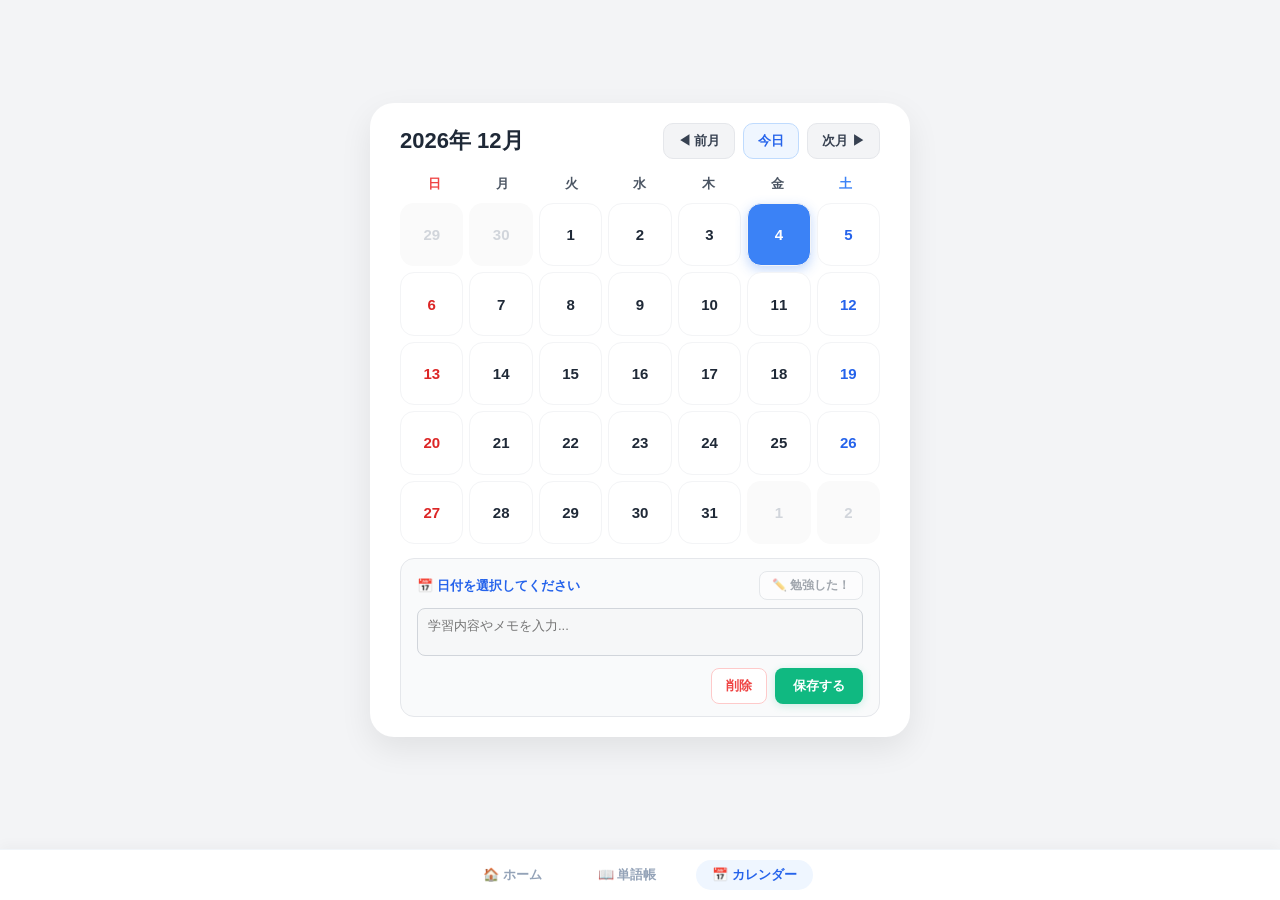
<file: calendar.html>
<!DOCTYPE html>
<html lang="ja">
<head>
    <meta charset="UTF-8">
    <meta name="viewport" content="width=device-width, initial-scale=1.0">
    <title>MemoRise - カレンダー</title>
    <link rel="icon" href="logo-512.png" type="image/png">
    <link rel="stylesheet" href="calendar_css.css" type="text/css">
</head>
<body>

<div class="container">
    <!-- ヘッダー -->
    <div class="top-bar">
        <div class="month-display" id="monthDisplay"></div>
        <div class="nav-actions">
            <button class="btn" onclick="changeMonth(-1)">◀ 前月</button>
            <button class="btn btn-today" onclick="goToday()">今日</button>
            <button class="btn" onclick="changeMonth(1)">次月 ▶</button>
        </div>
    </div>

    <!-- 曜日ヘッダー -->
    <div class="weekdays">
        <div class="weekday sun">日</div>
        <div class="weekday">月</div>
        <div class="weekday">火</div>
        <div class="weekday">水</div>
        <div class="weekday">木</div>
        <div class="weekday">金</div>
        <div class="weekday sat">土</div>
    </div>

    <!-- カレンダー本体 -->
    <div class="days-grid" id="daysGrid"></div>

    <!-- メモ＆学習記録エリア -->
    <div class="memo-section">
        <div class="memo-header">
            <span>📅 <span class="memo-date" id="selectedDateText">日付を選択してください</span></span>
            <button class="study-toggle-btn" id="studyBtn" onclick="toggleStudy()" disabled>
                ✏️ 勉強した！
            </button>
        </div>
        <textarea class="memo-textarea" id="memoText" placeholder="学習内容やメモを入力..." disabled></textarea>
        <div class="memo-actions">
            <button class="delete-btn" id="deleteBtn" onclick="deleteMemo()" disabled>削除</button>
            <button class="save-btn" id="saveBtn" onclick="saveMemo()" disabled>保存する</button>
        </div>
    </div>

    <!-- 画面最下部に固定配置 -->
<div class="app-switcher">
    <a href="index.html" class="nav-tab">🏠 ホーム</a>
    <a href="flashcard.html" class="nav-tab">📖 単語帳</a>
    <a href="calendar.html" class="nav-tab active">📅 カレンダー</a>
</div>
</div>

<script>
    let currentDate = new Date();
    let selectedDateStr = "";
    let memos = {};
    let studyLogs = {};

    function loadData() {
        const savedMemos = localStorage.getItem('memocalendar_notes');
        if (savedMemos) {
            try { memos = JSON.parse(savedMemos); } catch (e) { memos = {}; }
        }
        const savedStudies = localStorage.getItem('memocalendar_studies');
        if (savedStudies) {
            try { studyLogs = JSON.parse(savedStudies); } catch (e) { studyLogs = {}; }
        }
    }

    function saveData() {
        localStorage.setItem('memocalendar_notes', JSON.stringify(memos));
        localStorage.setItem('memocalendar_studies', JSON.stringify(studyLogs));
    }

    function renderCalendar() {
        const year = currentDate.getFullYear();
        const month = currentDate.getMonth();

        document.getElementById('monthDisplay').textContent = `${year}年 ${month + 1}月`;

        const grid = document.getElementById('daysGrid');
        grid.innerHTML = '';

        const firstDay = new Date(year, month, 1);
        const lastDay = new Date(year, month + 1, 0);
        
        const firstDayIndex = firstDay.getDay();
        const totalDays = lastDay.getDate();

        // 前月の日付埋め
        const prevLastDay = new Date(year, month, 0).getDate();
        for (let i = firstDayIndex; i > 0; i--) {
            const dayDiv = document.createElement('div');
            dayDiv.className = 'day-cell other-month';
            dayDiv.textContent = prevLastDay - i + 1;
            grid.appendChild(dayDiv);
        }

        // 今月の日付を描画
        const today = new Date();
        for (let day = 1; day <= totalDays; day++) {
            const dayDiv = document.createElement('div');
            dayDiv.className = 'day-cell';
            dayDiv.textContent = day;

            const dayOfWeek = new Date(year, month, day).getDay();
            if (dayOfWeek === 0) dayDiv.classList.add('sun');
            if (dayOfWeek === 6) dayDiv.classList.add('sat');

            if (year === today.getFullYear() && month === today.getMonth() && day === today.getDate()) {
                dayDiv.classList.add('today');
            }

            const dateStr = `${year}-${String(month + 1).padStart(2, '0')}-${String(day).padStart(2, '0')}`;
            
            if (dateStr === selectedDateStr) {
                dayDiv.classList.add('selected');
            }

            // 勉強した日のマーク表示
            if (studyLogs[dateStr]) {
                dayDiv.classList.add('studied');
                const badge = document.createElement('span');
                badge.className = 'studied-icon';
                badge.textContent = '✅';
                dayDiv.appendChild(badge);
            }

            // メモが存在する場合のドット表示
            if (memos[dateStr] && memos[dateStr].trim() !== '') {
                const dot = document.createElement('div');
                dot.className = 'memo-dot';
                dayDiv.appendChild(dot);
            }

            dayDiv.onclick = () => selectDate(dateStr, dayDiv);

            grid.appendChild(dayDiv);
        }

        // 来月のマス埋め
        const totalCells = firstDayIndex + totalDays;
        const nextDays = (totalCells > 35 ? 42 : 35) - totalCells;
        for (let i = 1; i <= nextDays; i++) {
            const dayDiv = document.createElement('div');
            dayDiv.className = 'day-cell other-month';
            dayDiv.textContent = i;
            grid.appendChild(dayDiv);
        }
    }

    function selectDate(dateStr, element) {
        selectedDateStr = dateStr;

        document.querySelectorAll('.day-cell').forEach(cell => cell.classList.remove('selected'));
        if (element) element.classList.add('selected');

        const [y, m, d] = dateStr.split('-');
        document.getElementById('selectedDateText').textContent = `${y}年${parseInt(m,10)}月${parseInt(d,10)}日`;
        
        const memoArea = document.getElementById('memoText');
        const saveBtn = document.getElementById('saveBtn');
        const deleteBtn = document.getElementById('deleteBtn');
        const studyBtn = document.getElementById('studyBtn');

        memoArea.disabled = false;
        saveBtn.disabled = false;
        deleteBtn.disabled = false;
        studyBtn.disabled = false;

        memoArea.value = memos[dateStr] || '';
        
        // 勉強ボタンの状態更新
        if (studyLogs[dateStr]) {
            studyBtn.classList.add('is-studied');
            studyBtn.textContent = '✅ 勉強完了！';
        } else {
            studyBtn.classList.remove('is-studied');
            studyBtn.textContent = '✏️ 勉強した！';
        }
    }

    function toggleStudy() {
        if (!selectedDateStr) return;
        
        studyLogs[selectedDateStr] = !studyLogs[selectedDateStr];
        if (!studyLogs[selectedDateStr]) {
            delete studyLogs[selectedDateStr];
        }

        saveData();
        renderCalendar();

        // ボタン表示の即時更新
        const studyBtn = document.getElementById('studyBtn');
        if (studyLogs[selectedDateStr]) {
            studyBtn.classList.add('is-studied');
            studyBtn.textContent = '✅ 勉強完了！';
        } else {
            studyBtn.classList.remove('is-studied');
            studyBtn.textContent = '✏️ 勉強した！';
        }
    }

    function saveMemo() {
        if (!selectedDateStr) return;
        const text = document.getElementById('memoText').value;
        
        if (text.trim() === '') {
            delete memos[selectedDateStr];
        } else {
            memos[selectedDateStr] = text;
        }

        saveData();
        renderCalendar();
    }

    function deleteMemo() {
        if (!selectedDateStr) return;
        delete memos[selectedDateStr];
        document.getElementById('memoText').value = '';
        saveData();
        renderCalendar();
    }

    function changeMonth(delta) {
        currentDate.setMonth(currentDate.getMonth() + delta);
        renderCalendar();
    }

    function goToday() {
        currentDate = new Date();
        const today = new Date();
        const todayStr = `${today.getFullYear()}-${String(today.getMonth() + 1).padStart(2, '0')}-${String(today.getDate()).padStart(2, '0')}`;
        renderCalendar();
        
        const todayCell = Array.from(document.querySelectorAll('.day-cell:not(.other-month)'))
            .find(el => el.textContent == today.getDate());
        if (todayCell) {
            selectDate(todayStr, todayCell);
        }
    }

    loadData();
    renderCalendar();
</script>

</body>
</html>
</file>
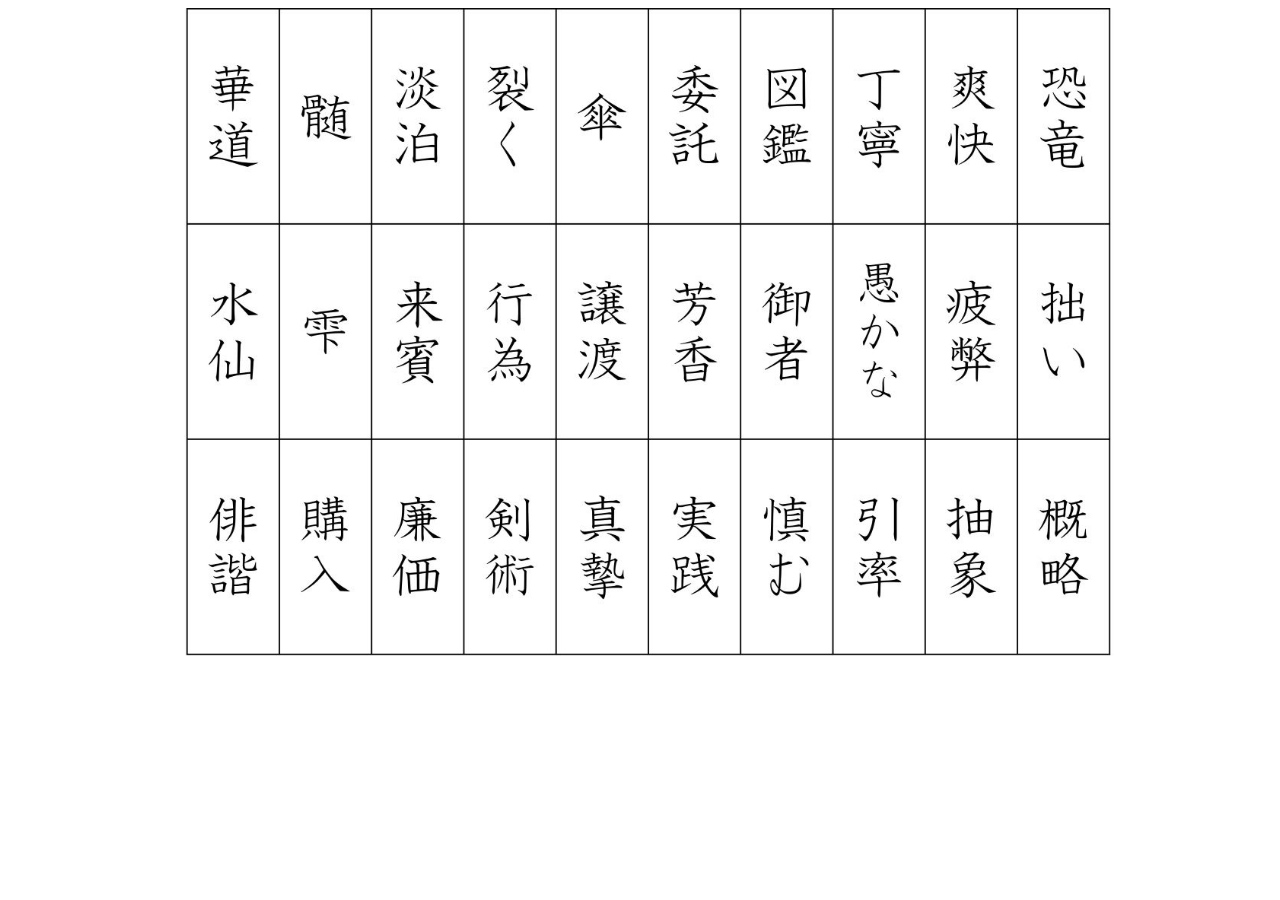
<file: photo.html>
<!DOCTYPE html>
<html lang="ja">
    <head>
        <meta charset="UTF-8">
        <title>漢字</title>
        <link rel="icon" href="logo-512.png" type="image/png">
    </head>
    <style>
        .image-container {
            text-align: center; /* 子要素の画像を中央に寄せる */
        }

        /* 子要素の画像に指定 */
.image-container img {
  max-width: 75%;
  height: auto;
}
    </style>

    <body>
        <div class="image-container">
            <a href="index.html"><img src="kanji.jpg" alt="漢字"></a>
        </div>
    </body>
</html>
</file>
<file: calendar_css.css>
@charset "utf-8";

body {
            font-family: 'Segoe UI', "Meiryo", sans-serif;
            background-color: #f3f4f6;
            display: flex;
            justify-content: center;
            align-items: center;
            min-height: 100vh;
            margin: 0;
            padding: 20px 0 80px;
            box-sizing: border-box;
        }
        .container {
            background: #ffffff;
            padding: 20px 30px;
            border-radius: 24px;
            box-shadow: 0 12px 32px rgba(0, 0, 0, 0.08);
            width: 540px;
            max-width: 95vw;
            box-sizing: border-box;
        }

        /* 画面最下部固定ナビゲーション */
        .app-switcher {
            position: fixed;
            bottom: 0;
            left: 0;
            right: 0;
            background-color: #ffffff;
            border-top: 1px solid #f1f5f9;
            padding: 10px 0;
            display: flex;
            justify-content: center;
            gap: 24px;
            box-shadow: 0 -4px 12px rgba(0, 0, 0, 0.03);
            z-index: 1000;
        }
        .nav-tab {
            font-size: 13px;
            font-weight: 700;
            color: #94a3b8;
            text-decoration: none;
            padding: 6px 16px;
            border-radius: 20px;
            transition: all 0.2s ease;
        }
        .nav-tab.active {
            color: #2563eb;
            background-color: #eff6ff;
        }
        .nav-tab:hover:not(.active) {
            color: #475569;
        }

        /* ヘッダー＆月移動コントロール */
        .top-bar {
            display: flex;
            justify-content: space-between;
            align-items: center;
            margin-bottom: 12px;
        }
        .month-display {
            font-size: 22px;
            font-weight: 800;
            color: #1f2937;
        }
        .nav-actions {
            display: flex;
            gap: 8px;
        }
        .btn {
            background-color: #f3f4f6;
            color: #374151;
            border: 1px solid #e5e7eb;
            padding: 8px 14px;
            font-size: 13px;
            font-weight: 700;
            border-radius: 10px;
            cursor: pointer;
            transition: all 0.2s ease;
        }
        .btn:hover {
            background-color: #e5e7eb;
            color: #111827;
        }
        .btn-today {
            background-color: #eff6ff;
            color: #2563eb;
            border-color: #bfdbfe;
        }
        .btn-today:hover {
            background-color: #dbeafe;
        }

        /* 曜日ヘッダー */
        .weekdays {
            display: grid;
            grid-template-columns: repeat(7, 1fr);
            text-align: center;
            font-weight: 800;
            font-size: 13px;
            margin-bottom: 6px;
        }
        .weekday {
            padding: 4px 0;
            color: #4b5563;
        }
        .weekday.sun { color: #ef4444; }
        .weekday.sat { color: #3b82f6; }

        /* カレンダーグリッド */
        .days-grid {
            display: grid;
            grid-template-columns: repeat(7, 1fr);
            gap: 6px;
            margin-bottom: 14px;
        }
        .day-cell {
            aspect-ratio: 1 / 1;
            background-color: #ffffff;
            border: 1px solid #f3f4f6;
            border-radius: 14px;
            display: flex;
            flex-direction: column;
            align-items: center;
            justify-content: center;
            cursor: pointer;
            font-weight: 700;
            font-size: 15px;
            color: #1f2937;
            position: relative;
            transition: all 0.2s ease;
        }
        .day-cell:hover:not(.other-month) {
            background-color: #f9fafb;
            border-color: #3b82f6;
            transform: translateY(-2px);
        }
        /* 前月・来月の日付 */
        .day-cell.other-month {
            color: #d1d5db;
            background-color: #fafafa;
            border-color: transparent;
            cursor: default;
        }
        /* 日曜日・土曜日の日付色 */
        .day-cell.sun:not(.other-month) { color: #dc2626; }
        .day-cell.sat:not(.other-month) { color: #2563eb; }

        /* 本日のハイライト */
        .day-cell.today {
            background-color: #3b82f6 !important;
            color: #ffffff !important;
            box-shadow: 0 4px 12px rgba(59, 130, 246, 0.3);
        }

        /* 勉強した日のハイライト */
        .day-cell.studied:not(.today):not(.other-month) {
            background-color: #dcfce7;
            border-color: #86efac;
            color: #15803d;
        }
        .studied-icon {
            font-size: 11px;
            position: absolute;
            top: 4px;
            right: 5px;
            line-height: 1;
        }

        /* 選択中の日付 */
        .day-cell.selected:not(.today) {
            border: 2px solid #3b82f6;
        }

        /* メモが存在するドットマーク */
        .memo-dot {
            width: 5px;
            height: 5px;
            background-color: #3b82f6;
            border-radius: 50%;
            position: absolute;
            bottom: 5px;
        }
        .day-cell.studied .memo-dot {
            background-color: #16a34a;
        }
        .day-cell.today .memo-dot {
            background-color: #ffffff;
        }

        /* メモ＆学習記録エリア */
        .memo-section {
            background-color: #f9fafb;
            border: 1px solid #e5e7eb;
            border-radius: 14px;
            padding: 12px 16px;
        }
        .memo-header {
            font-size: 13px;
            font-weight: 800;
            color: #374151;
            margin-bottom: 8px;
            display: flex;
            justify-content: space-between;
            align-items: center;
        }
        .memo-date {
            color: #2563eb;
        }
        
        /* 勉強した！切り替えボタン */
        .study-toggle-btn {
            background-color: #ffffff;
            color: #4b5563;
            border: 1px solid #d1d5db;
            padding: 5px 12px;
            font-size: 12px;
            font-weight: 700;
            border-radius: 8px;
            cursor: pointer;
            transition: all 0.2s ease;
            display: inline-flex;
            align-items: center;
            gap: 4px;
        }
        .study-toggle-btn:hover:not(:disabled) {
            background-color: #f3f4f6;
        }
        .study-toggle-btn.is-studied {
            background-color: #10b981;
            color: #ffffff;
            border-color: #10b981;
            box-shadow: 0 2px 8px rgba(16, 185, 129, 0.25);
        }
        .study-toggle-btn:disabled {
            opacity: 0.5;
            cursor: not-allowed;
        }

        .memo-textarea {
            width: 100%;
            height: 48px;
            border: 1px solid #d1d5db;
            border-radius: 8px;
            padding: 8px 10px;
            font-family: inherit;
            font-size: 13px;
            color: #1f2937;
            box-sizing: border-box;
            resize: none;
            outline: none;
            transition: border-color 0.2s;
        }
        .memo-textarea:focus {
            border-color: #3b82f6;
            background-color: #ffffff;
        }
        .memo-actions {
            display: flex;
            justify-content: flex-end;
            gap: 8px;
            margin-top: 8px;
        }
        .save-btn {
            background-color: #10b981;
            color: white;
            border: none;
            padding: 8px 18px;
            font-size: 13px;
            font-weight: 700;
            border-radius: 8px;
            cursor: pointer;
            transition: background-color 0.2s;
            box-shadow: 0 2px 8px rgba(16, 185, 129, 0.2);
        }
        .save-btn:hover {
            background-color: #059669;
        }
        .delete-btn {
            background-color: #ffffff;
            color: #ef4444;
            border: 1px solid #fecaca;
            padding: 8px 14px;
            font-size: 13px;
            font-weight: 700;
            border-radius: 8px;
            cursor: pointer;
            transition: all 0.2s;
        }
        .delete-btn:hover {
            background-color: #fef2f2;
        }
</file>
